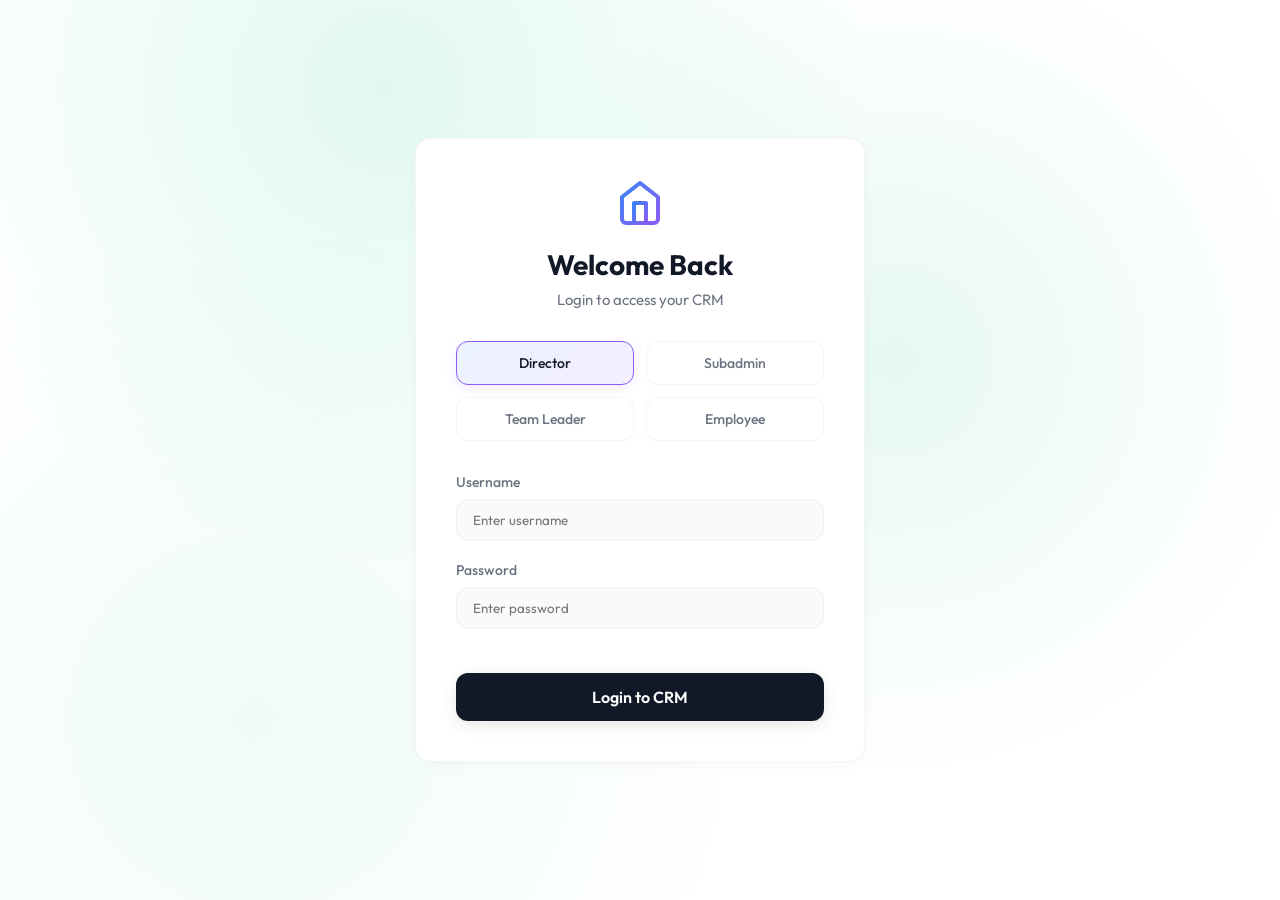
<file: clients.html>
<!DOCTYPE html>
<html lang="en">
<head>
    <meta charset="UTF-8">
    <meta name="viewport" content="width=device-width, initial-scale=1.0">
    <title>Apex CRM - Clients</title>
    <link href="https://fonts.googleapis.com/css2?family=Outfit:wght@300;400;500;600;700&display=swap" rel="stylesheet">
    <link rel="stylesheet" href="styles.css">
    <script>
        if (!localStorage.getItem('isLoggedIn')) {
            window.location.href = 'login.html';
        }
    </script>
</head>
<body>
    <div class="animated-bg"></div>

    <!-- Sidebar -->
    <aside class="sidebar">
        <div class="logo">
            <svg width="24" height="24" viewBox="0 0 24 24" fill="none" stroke="url(#gradient)" stroke-width="2" stroke-linecap="round" stroke-linejoin="round">
                <defs>
                    <linearGradient id="gradient" x1="0%" y1="0%" x2="100%" y2="100%">
                        <stop offset="0%" stop-color="#3b82f6" />
                        <stop offset="100%" stop-color="#8b5cf6" />
                    </linearGradient>
                </defs>
                <path d="M3 9l9-7 9 7v11a2 2 0 0 1-2 2H5a2 2 0 0 1-2-2z"></path>
                <polyline points="9 22 9 12 15 12 15 22"></polyline>
            </svg>
            Apex CRM
        </div>

                <ul class="nav-links">
            <li><a href="index.html"><svg viewBox="0 0 24 24" fill="none" stroke="currentColor" stroke-linecap="round" stroke-linejoin="round"><rect x="3" y="3" width="7" height="9"></rect><rect x="14" y="3" width="7" height="5"></rect><rect x="14" y="12" width="7" height="9"></rect><rect x="3" y="16" width="7" height="5"></rect></svg> Dashboard</a></li>
            <li><a href="leads.html"><svg viewBox="0 0 24 24" fill="none" stroke="currentColor" stroke-linecap="round" stroke-linejoin="round"><path d="M17 21v-2a4 4 0 0 0-4-4H5a4 4 0 0 0-4 4v2"></path><circle cx="9" cy="7" r="4"></circle><path d="M23 21v-2a4 4 0 0 0-3-3.87"></path><path d="M16 3.13a4 4 0 0 1 0 7.75"></path></svg> Leads & Prospects</a></li>
            <li><a href="properties.html"><svg viewBox="0 0 24 24" fill="none" stroke="currentColor" stroke-linecap="round" stroke-linejoin="round"><path d="M3 9l9-7 9 7v11a2 2 0 0 1-2 2H5a2 2 0 0 1-2-2z"></path><polyline points="9 22 9 12 15 12 15 22"></polyline></svg> Properties</a></li>
            <li><a href="clients.html" class="active"><svg viewBox="0 0 24 24" fill="none" stroke="currentColor" stroke-linecap="round" stroke-linejoin="round"><path d="M20 21v-2a4 4 0 0 0-4-4H8a4 4 0 0 0-4 4v2"></path><circle cx="12" cy="7" r="4"></circle></svg> Clients</a></li>
            <li><a href="analytics.html"><svg viewBox="0 0 24 24" fill="none" stroke="currentColor" stroke-linecap="round" stroke-linejoin="round"><line x1="18" y1="20" x2="18" y2="10"></line><line x1="12" y1="20" x2="12" y2="4"></line><line x1="6" y1="20" x2="6" y2="14"></line></svg> Analytics</a></li>
            <li><a href="team.html"><svg viewBox="0 0 24 24" fill="none" stroke="currentColor" stroke-linecap="round" stroke-linejoin="round"><path d="M17 21v-2a4 4 0 0 0-4-4H5a4 4 0 0 0-4 4v2"></path><circle cx="9" cy="7" r="4"></circle><path d="M23 21v-2a4 4 0 0 0-3-3.87"></path><path d="M16 3.13a4 4 0 0 1 0 7.75"></path></svg> Team</a></li>
            <li><a href="settings.html"><svg viewBox="0 0 24 24" fill="none" stroke="currentColor" stroke-linecap="round" stroke-linejoin="round"><circle cx="12" cy="12" r="3"></circle><path d="M19.4 15a1.65 1.65 0 0 0 .33 1.82l.06.06a2 2 0 0 1 0 2.83 2 2 0 0 1-2.83 0l-.06-.06a1.65 1.65 0 0 0-1.82-.33 1.65 1.65 0 0 0-1 1.51V21a2 2 0 0 1-2 2 2 2 0 0 1-2-2v-.09A1.65 1.65 0 0 0 9 19.4a1.65 1.65 0 0 0-1.82.33l-.06.06a2 2 0 0 1-2.83 0 2 2 0 0 1 0-2.83l.06-.06a1.65 1.65 0 0 0 .33-1.82 1.65 1.65 0 0 0-1.51-1H3a2 2 0 0 1-2-2 2 2 0 0 1 2-2h.09A1.65 1.65 0 0 0 4.6 9a1.65 1.65 0 0 0-.33-1.82l-.06-.06a2 2 0 0 1 0-2.83 2 2 0 0 1 2.83 0l.06.06a1.65 1.65 0 0 0 1.82.33H9a1.65 1.65 0 0 0 1-1.51V3a2 2 0 0 1 2-2 2 2 0 0 1 2 2v.09a1.65 1.65 0 0 0 1 1.51 1.65 1.65 0 0 0 1.82-.33l.06-.06a2 2 0 0 1 2.83 0 2 2 0 0 1 0 2.83l-.06.06a1.65 1.65 0 0 0-.33 1.82V9a1.65 1.65 0 0 0 1.51 1H21a2 2 0 0 1 2 2 2 2 0 0 1-2 2h-.09a1.65 1.65 0 0 0-1.51 1z"></path></svg> Settings</a></li>
            <li><a href="create-logins.html"><svg viewBox="0 0 24 24" fill="none" stroke="currentColor" stroke-linecap="round" stroke-linejoin="round"><path d="M16 21v-2a4 4 0 0 0-4-4H6a4 4 0 0 0-4 4v2"></path><circle cx="9" cy="7" r="4"></circle><line x1="19" y1="8" x2="19" y2="14"></line><line x1="22" y1="11" x2="16" y2="11"></line></svg> Create Logins</a></li>
        </ul>
        <div class="logout-section" style="margin-top: auto;">
            <a href="login.html" onclick="localStorage.removeItem('isLoggedIn');" style="display: flex; align-items: center; gap: 16px; padding: 14px 20px; color: #ef4444; text-decoration: none; border-radius: 14px; font-weight: 500; transition: all 0.2s; background: rgba(239, 68, 68, 0.05); border: 1px solid rgba(239, 68, 68, 0.1);" onmouseover="this.style.background='rgba(239, 68, 68, 0.1)'; this.style.transform='translateY(-2px)';" onmouseout="this.style.background='rgba(239, 68, 68, 0.05)'; this.style.transform='none';">
                <svg viewBox="0 0 24 24" fill="none" stroke="currentColor" stroke-width="2" stroke-linecap="round" stroke-linejoin="round" style="width: 20px; height: 20px;"><path d="M9 21H5a2 2 0 0 1-2-2V5a2 2 0 0 1 2-2h4"></path><polyline points="16 17 21 12 16 7"></polyline><line x1="21" y1="12" x2="9" y2="12"></line></svg>
                Logout
            </a>
        </div>

    </aside>

    <!-- Main Content -->
    <main class="main-content">
        <header>
            <div>
                <h1 style="font-size: 24px; font-weight: 600;">Client Directory</h1>
                <p style="color: var(--text-secondary); font-size: 14px; margin-top: 4px;">View and manage your client relationships.</p>
            </div>
            
            <div class="search-bar">
                <input type="text" placeholder="Search clients by name, phone or email...">
            </div>

            <div class="user-profile">
                <button class="btn btn-primary" style="margin-right: 16px;">+ Add Client</button>
                <div class="avatar">AR</div>
            </div>
        </header>

        <div class="panel glass">
            <div class="panel-header">
                <h3 class="panel-title">All Clients</h3>
            </div>
            <table class="data-table">
                <thead>
                    <tr>
                        <th>Client Name</th>
                        <th>Email</th>
                        <th>Phone</th>
                        <th>Type</th>
                        <th>Status</th>
                        <th>Actions</th>
                    </tr>
                </thead>
                <tbody>
                    <tr>
                        <td>
                            <div style="display: flex; align-items: center; gap: 12px;">
                                <div class="avatar" style="width: 32px; height: 32px; font-size: 12px;">RS</div>
                                <span style="font-weight: 500;">Rahul Sharma</span>
                            </div>
                        </td>
                        <td style="color: var(--text-secondary);">rahul.s@example.com</td>
                        <td>+91 98765 43210</td>
                        <td>Buyer</td>
                        <td><span class="status-badge status-active">Active</span></td>
                        <td><button style="background: none; border: none; color: var(--accent-gradient); cursor: pointer;">View Profile</button></td>
                    </tr>
                    <tr>
                        <td>
                            <div style="display: flex; align-items: center; gap: 12px;">
                                <div class="avatar" style="width: 32px; height: 32px; font-size: 12px; background: #8b5cf6;">PP</div>
                                <span style="font-weight: 500;">Priya Patel</span>
                            </div>
                        </td>
                        <td style="color: var(--text-secondary);">priya.p@example.com</td>
                        <td>+91 91234 56789</td>
                        <td>Buyer</td>
                        <td><span class="status-badge status-pending">In Talks</span></td>
                        <td><button style="background: none; border: none; color: var(--accent-gradient); cursor: pointer;">View Profile</button></td>
                    </tr>
                    <tr>
                        <td>
                            <div style="display: flex; align-items: center; gap: 12px;">
                                <div class="avatar" style="width: 32px; height: 32px; font-size: 12px; background: #10b981;">AK</div>
                                <span style="font-weight: 500;">Amit Kumar</span>
                            </div>
                        </td>
                        <td style="color: var(--text-secondary);">amit.k@example.com</td>
                        <td>+91 99887 76655</td>
                        <td>Seller</td>
                        <td><span class="status-badge status-active">Active</span></td>
                        <td><button style="background: none; border: none; color: var(--accent-gradient); cursor: pointer;">View Profile</button></td>
                    </tr>
                    <tr>
                        <td>
                            <div style="display: flex; align-items: center; gap: 12px;">
                                <div class="avatar" style="width: 32px; height: 32px; font-size: 12px; background: #ef4444;">NG</div>
                                <span style="font-weight: 500;">Neha Gupta</span>
                            </div>
                        </td>
                        <td style="color: var(--text-secondary);">neha.g@example.com</td>
                        <td>+91 98761 23456</td>
                        <td>Investor</td>
                        <td><span class="status-badge status-active">Active</span></td>
                        <td><button style="background: none; border: none; color: var(--accent-gradient); cursor: pointer;">View Profile</button></td>
                    </tr>
                </tbody>
            </table>
        </div>
    </main>
</body>
</html>
</file>
<file: styles.css>
:root {
    --bg-color: #f4f5f7;
    --surface-color: #ffffff;
    --surface-border: rgba(0, 0, 0, 0.04);
    --text-primary: #111827;
    --text-secondary: #6b7280;
    --accent-gradient: linear-gradient(135deg, #34d399 0%, #10b981 100%);
    --accent-color: #10b981;
    --danger: #ef4444;
    --success: #10b981;
    --warning: #f59e0b;
}

* {
    margin: 0;
    padding: 0;
    box-sizing: border-box;
    font-family: 'Outfit', sans-serif;
}

body {
    background-color: var(--bg-color);
    color: var(--text-primary);
    height: 100vh;
    display: flex;
    overflow: hidden;
}

/* Clean Card utility */
.glass {
    background: var(--surface-color);
    border: 1px solid var(--surface-border);
    border-radius: 16px;
    box-shadow: 0 4px 20px rgba(0, 0, 0, 0.02), 0 2px 8px rgba(0, 0, 0, 0.02);
}

/* Sidebar */
.sidebar {
    width: 280px;
    padding: 24px;
    display: flex;
    flex-direction: column;
    gap: 32px;
    border-right: 1px solid var(--surface-border);
    background: #ffffff;
    z-index: 10;
}

.logo {
    font-size: 24px;
    font-weight: 700;
    color: var(--text-primary);
    display: flex;
    align-items: center;
    gap: 12px;
}

.logo svg stop:first-child { stop-color: #34d399; }
.logo svg stop:last-child { stop-color: #10b981; }

.nav-links {
    display: flex;
    flex-direction: column;
    gap: 8px;
    list-style: none;
}

.nav-links li a {
    display: flex;
    align-items: center;
    gap: 16px;
    padding: 14px 20px;
    color: var(--text-secondary);
    text-decoration: none;
    border-radius: 14px;
    transition: all 0.3s cubic-bezier(0.4, 0, 0.2, 1);
    font-weight: 500;
    position: relative;
    overflow: hidden;
}

.nav-links li a svg {
    width: 20px;
    height: 20px;
    stroke-width: 2.2;
    transition: all 0.3s ease;
    opacity: 0.6;
}

.nav-links li a:hover {
    background: rgba(16, 185, 129, 0.04);
    color: var(--text-primary);
    transform: translateX(6px);
}

.nav-links li a:hover svg {
    opacity: 1;
    transform: scale(1.15);
    color: #10b981;
}

.nav-links li a.active {
    background: linear-gradient(135deg, rgba(16, 185, 129, 0.1), rgba(52, 211, 153, 0.03));
    color: #047857;
    font-weight: 600;
    box-shadow: inset 3px 0 0 0 #10b981;
}

.nav-links li a.active svg {
    opacity: 1;
    color: #10b981;
}

.nav-links li a::before {
    content: '';
    position: absolute;
    top: 0;
    left: 0;
    width: 100%;
    height: 100%;
    background: linear-gradient(90deg, transparent, rgba(255,255,255,0.4), transparent);
    transform: translateX(-100%);
    transition: transform 0.6s;
}

.nav-links li a:hover::before {
    transform: translateX(100%);
}

/* Main Content */
.main-content {
    flex: 1;
    padding: 32px;
    overflow-y: auto;
    display: flex;
    flex-direction: column;
    gap: 32px;
}

/* Header */
header {
    display: flex;
    justify-content: space-between;
    align-items: center;
}

.search-bar {
    position: relative;
    width: 400px;
}

.search-bar input {
    width: 100%;
    padding: 14px 24px;
    border-radius: 30px;
    border: 1px solid var(--surface-border);
    background: rgba(0, 0, 0, 0.02);
    color: var(--text-primary);
    font-size: 15px;
    transition: all 0.3s ease;
}

.search-bar input:focus {
    outline: none;
    border-color: rgba(37, 99, 235, 0.3);
    background: white;
    box-shadow: 0 0 0 4px rgba(37, 99, 235, 0.1);
}

.user-profile {
    display: flex;
    align-items: center;
    gap: 16px;
}

.avatar {
    width: 44px;
    height: 44px;
    border-radius: 50%;
    background: #111827;
    color: white;
    display: flex;
    align-items: center;
    justify-content: center;
    font-weight: 600;
    font-size: 16px;
    box-shadow: 0 4px 10px rgba(0, 0, 0, 0.1);
    cursor: pointer;
    transition: transform 0.3s ease;
}

.avatar:hover {
    transform: scale(1.05);
}

/* Dashboard Grid */
.stats-grid {
    display: grid;
    grid-template-columns: repeat(auto-fit, minmax(240px, 1fr));
    gap: 24px;
}

.stat-card {
    padding: 24px;
    display: flex;
    flex-direction: column;
    gap: 12px;
    transition: transform 0.3s ease, box-shadow 0.3s ease;
}

.stat-card:hover {
    transform: translateY(-5px);
    box-shadow: 0 15px 35px rgba(0, 0, 0, 0.05);
}

.stat-header {
    display: flex;
    justify-content: space-between;
    align-items: center;
    color: var(--text-secondary);
    font-size: 14px;
}

.stat-value {
    font-size: 32px;
    font-weight: 700;
}

.trend {
    font-size: 13px;
    font-weight: 500;
    display: flex;
    align-items: center;
    gap: 4px;
}

.trend.up { color: var(--success); }
.trend.down { color: var(--danger); }

/* Tables & Charts area */
.content-grid {
    display: grid;
    grid-template-columns: 2fr 1fr;
    gap: 24px;
}

.panel {
    padding: 24px;
}

.panel-header {
    display: flex;
    justify-content: space-between;
    align-items: center;
    margin-bottom: 24px;
}

.panel-title {
    font-size: 18px;
    font-weight: 600;
}

/* Table */
.data-table {
    width: 100%;
    border-collapse: collapse;
}

.data-table th, .data-table td {
    padding: 16px;
    text-align: left;
    border-bottom: 1px solid var(--surface-border);
}

.data-table th {
    color: var(--text-secondary);
    font-weight: 500;
    font-size: 14px;
}

.data-table tr {
    transition: background 0.3s ease;
}

.data-table tr:hover {
    background: rgba(0, 0, 0, 0.01);
}

.status-badge {
    padding: 6px 12px;
    border-radius: 20px;
    font-size: 12px;
    font-weight: 500;
}

.status-active { background: rgba(16, 185, 129, 0.1); color: var(--success); border: 1px solid rgba(16, 185, 129, 0.2); }
.status-pending { background: rgba(245, 158, 11, 0.1); color: var(--warning); border: 1px solid rgba(245, 158, 11, 0.2); }

/* Activity Timeline */
.timeline {
    display: flex;
    flex-direction: column;
    gap: 20px;
}

.timeline-item {
    display: flex;
    gap: 16px;
    position: relative;
}

.timeline-item::before {
    content: '';
    position: absolute;
    left: 5px;
    top: 20px;
    bottom: -20px;
    width: 2px;
    background: var(--surface-border);
}

.timeline-item:last-child::before {
    display: none;
}

.timeline-dot {
    width: 12px;
    height: 12px;
    border-radius: 50%;
    background: var(--accent-gradient);
    margin-top: 4px;
    position: relative;
    z-index: 1;
    box-shadow: 0 0 0 4px rgba(255, 255, 255, 0.8);
}

.timeline-content h4 {
    font-size: 14px;
    margin-bottom: 4px;
}

.timeline-content p {
    font-size: 13px;
    color: var(--text-secondary);
}

.animated-bg {
    position: absolute;
    top: 0; left: 0; right: 0; bottom: 0;
    z-index: -1;
    background: 
        radial-gradient(circle at 30% 10%, rgba(52, 211, 153, 0.15) 0%, transparent 40%),
        radial-gradient(circle at 70% 40%, rgba(16, 185, 129, 0.1) 0%, transparent 40%),
        radial-gradient(circle at 20% 80%, rgba(52, 211, 153, 0.08) 0%, transparent 40%);
    animation: pulseBg 15s ease-in-out infinite alternate;
}

@keyframes pulseBg {
    0% { transform: scale(1) translate(0, 0); opacity: 0.7; }
    100% { transform: scale(1.05) translate(20px, -20px); opacity: 1; }
}

/* Kanban Board for Leads */
.kanban-board {
    display: grid;
    grid-template-columns: repeat(auto-fit, minmax(280px, 1fr));
    gap: 24px;
    align-items: start;
}

.kanban-column {
    display: flex;
    flex-direction: column;
    gap: 16px;
}

.kanban-header {
    font-weight: 600;
    font-size: 16px;
    padding-bottom: 8px;
    border-bottom: 2px solid var(--surface-border);
    display: flex;
    justify-content: space-between;
}

.kanban-card {
    padding: 16px;
    display: flex;
    flex-direction: column;
    gap: 8px;
    cursor: grab;
    background: white;
    border: 1px solid var(--surface-border);
    box-shadow: 0 4px 12px rgba(0,0,0,0.02);
}

.kanban-card h4 {
    font-size: 15px;
    margin-bottom: 4px;
}
.kanban-card p {
    font-size: 13px;
    color: var(--text-secondary);
}

/* Property Grid */
.property-grid {
    display: grid;
    grid-template-columns: repeat(auto-fill, minmax(300px, 1fr));
    gap: 24px;
}

.property-card {
    overflow: hidden;
    display: flex;
    flex-direction: column;
    background: white;
    box-shadow: 0 8px 24px rgba(0,0,0,0.04);
}

.property-image {
    height: 180px;
    background: linear-gradient(135deg, #e2e8f0, #cbd5e1);
    position: relative;
}

.property-price {
    position: absolute;
    bottom: 12px;
    right: 12px;
    background: rgba(255,255,255,0.9);
    padding: 6px 12px;
    border-radius: 8px;
    font-weight: 600;
    backdrop-filter: blur(4px);
    color: var(--text-primary);
    box-shadow: 0 4px 12px rgba(0,0,0,0.1);
}

.property-details {
    padding: 20px;
    display: flex;
    flex-direction: column;
    gap: 8px;
}

.property-meta {
    display: flex;
    gap: 16px;
    color: var(--text-secondary);
    font-size: 13px;
    margin-top: 8px;
}

/* Forms */
.form-group {
    display: flex;
    flex-direction: column;
    gap: 8px;
    margin-bottom: 20px;
}

.form-group label {
    font-size: 14px;
    color: var(--text-secondary);
    font-weight: 500;
}

.form-group input, .form-group select, .form-group textarea {
    padding: 12px 16px;
    border-radius: 12px;
    border: 1px solid var(--surface-border);
    background: rgba(0, 0, 0, 0.02);
    color: var(--text-primary);
    font-family: 'Outfit', sans-serif;
    transition: all 0.3s ease;
}

.form-group input:focus, .form-group select:focus, .form-group textarea:focus {
    outline: none;
    border-color: rgba(37, 99, 235, 0.3);
    background: white;
    box-shadow: 0 0 0 4px rgba(37, 99, 235, 0.1);
}

.btn {
    padding: 12px 24px;
    border-radius: 12px;
    border: none;
    font-weight: 600;
    cursor: pointer;
    transition: all 0.3s ease;
    font-family: 'Outfit', sans-serif;
}

.btn-primary {
    background: #111827;
    color: white;
    box-shadow: 0 4px 15px rgba(0, 0, 0, 0.1);
}

.btn-primary:hover {
    transform: translateY(-2px);
    box-shadow: 0 6px 20px rgba(0, 0, 0, 0.15);
}

/* Insight Highlight Card */
.bg-highlight {
    background: linear-gradient(135deg, #bbf7d0 0%, #4ade80 100%);
    color: #064e3b;
    border: none;
}
.bg-highlight .stat-header, .bg-highlight .stat-header svg, .bg-highlight .trend {
    color: #064e3b;
    stroke: #064e3b;
}
.bg-highlight .trend.up { color: #022c22; font-weight: 600; }

.btn-secondary {
    background: white;
    color: var(--text-primary);
    border: 1px solid var(--surface-border);
    box-shadow: 0 2px 8px rgba(0,0,0,0.02);
}

.btn-secondary:hover {
    background: #f8fafc;
}

/* Modal Styles */
.modal-overlay {
    position: fixed;
    top: 0;
    left: 0;
    width: 100%;
    height: 100%;
    background: rgba(17, 24, 39, 0.4);
    backdrop-filter: blur(4px);
    display: flex;
    align-items: center;
    justify-content: center;
    z-index: 1000;
    opacity: 0;
    pointer-events: none;
    transition: opacity 0.3s ease;
}

.modal-overlay.active {
    opacity: 1;
    pointer-events: auto;
}

.modal-content {
    background: #ffffff;
    border-radius: 24px;
    width: 100%;
    max-width: 480px;
    padding: 32px;
    box-shadow: 0 20px 40px rgba(0, 0, 0, 0.1);
    transform: translateY(20px);
    transition: transform 0.3s ease;
}

.modal-overlay.active .modal-content {
    transform: translateY(0);
}

.modal-header {
    display: flex;
    justify-content: space-between;
    align-items: center;
    margin-bottom: 24px;
}

.modal-title {
    font-size: 20px;
    font-weight: 600;
    color: var(--text-primary);
}

.close-btn {
    background: none;
    border: none;
    font-size: 24px;
    color: var(--text-secondary);
    cursor: pointer;
    transition: color 0.3s ease;
    display: flex;
    align-items: center;
    justify-content: center;
    width: 32px;
    height: 32px;
    border-radius: 50%;
}

.close-btn:hover {
    color: var(--danger);
    background: rgba(0,0,0,0.05);
}

.modal-actions {
    display: flex;
    justify-content: flex-end;
    gap: 12px;
    margin-top: 32px;
}

.status-badge {
    padding: 4px 10px;
    border-radius: 12px;
    font-weight: 500;
    font-size: 12px;
    cursor: pointer;
    transition: opacity 0.2s ease, transform 0.1s ease;
    display: inline-block;
}

.status-badge:hover {
    opacity: 0.8;
    transform: scale(1.05);
}

/* Hide scrollbar for Chrome, Safari and Opera */
.hide-scrollbar::-webkit-scrollbar {
    display: none;
}
/* Hide scrollbar for IE, Edge and Firefox */
.hide-scrollbar {
    -ms-overflow-style: none;  /* IE and Edge */
    scrollbar-width: none;  /* Firefox */
}

/* Feature-Loaded Dashboard Styles */
.sexy-card {
    transition: transform 0.3s cubic-bezier(0.4, 0, 0.2, 1), box-shadow 0.3s ease;
    overflow: hidden;
    position: relative;
}

.sexy-card:hover {
    transform: translateY(-5px);
    box-shadow: 0 15px 35px rgba(0, 0, 0, 0.15);
}

.sexy-card::after {
    content: '';
    position: absolute;
    top: 0; left: 0; width: 100%; height: 100%;
    background: linear-gradient(125deg, transparent 40%, rgba(255,255,255,0.1) 50%, transparent 60%);
    background-size: 200% 200%;
    opacity: 0;
    transition: opacity 0.3s;
    pointer-events: none;
}

.sexy-card:hover::after {
    opacity: 1;
    animation: shine 1.5s ease;
}

@keyframes shine {
    0% { background-position: 200% 0; }
    100% { background-position: -200% 0; }
}

.filter-btn {
    background: transparent;
    border: 1px solid rgba(255,255,255,0.1);
    color: var(--text-secondary);
    padding: 6px 12px;
    border-radius: 6px;
    font-size: 13px;
    cursor: pointer;
    transition: all 0.2s;
}

.filter-btn:hover, .filter-btn.active {
    background: rgba(16, 185, 129, 0.1);
    color: #10b981;
    border-color: #10b981;
}

.action-grid {
    display: grid;
    grid-template-columns: 1fr 1fr;
    gap: 12px;
}

.action-btn {
    display: flex;
    align-items: center;
    gap: 8px;
    padding: 12px;
    background: rgba(255, 255, 255, 0.03);
    border: 1px solid rgba(255, 255, 255, 0.05);
    border-radius: 10px;
    color: var(--text-primary);
    font-size: 14px;
    font-weight: 500;
    cursor: pointer;
    transition: all 0.2s;
}

.action-btn:hover {
    background: rgba(255, 255, 255, 0.08);
    transform: translateY(-2px);
    box-shadow: 0 4px 12px rgba(0,0,0,0.1);
}

.action-btn svg {
    width: 18px;
    height: 18px;
    color: #8b5cf6;
}

/* ApexCharts Theme Overrides for Glassmorphism */
.apexcharts-tooltip {
    background: rgba(15, 23, 42, 0.9) !important;
    border: 1px solid rgba(255, 255, 255, 0.1) !important;
    box-shadow: 0 10px 25px rgba(0,0,0,0.2) !important;
    border-radius: 8px !important;
    color: #fff !important;
    backdrop-filter: blur(10px) !important;
}
.apexcharts-tooltip-title {
    background: rgba(255,255,255,0.05) !important;
    border-bottom: 1px solid rgba(255,255,255,0.1) !important;
    font-family: 'Outfit', sans-serif !important;
}
.apexcharts-text {
    fill: var(--text-secondary) !important;
}
</file>
